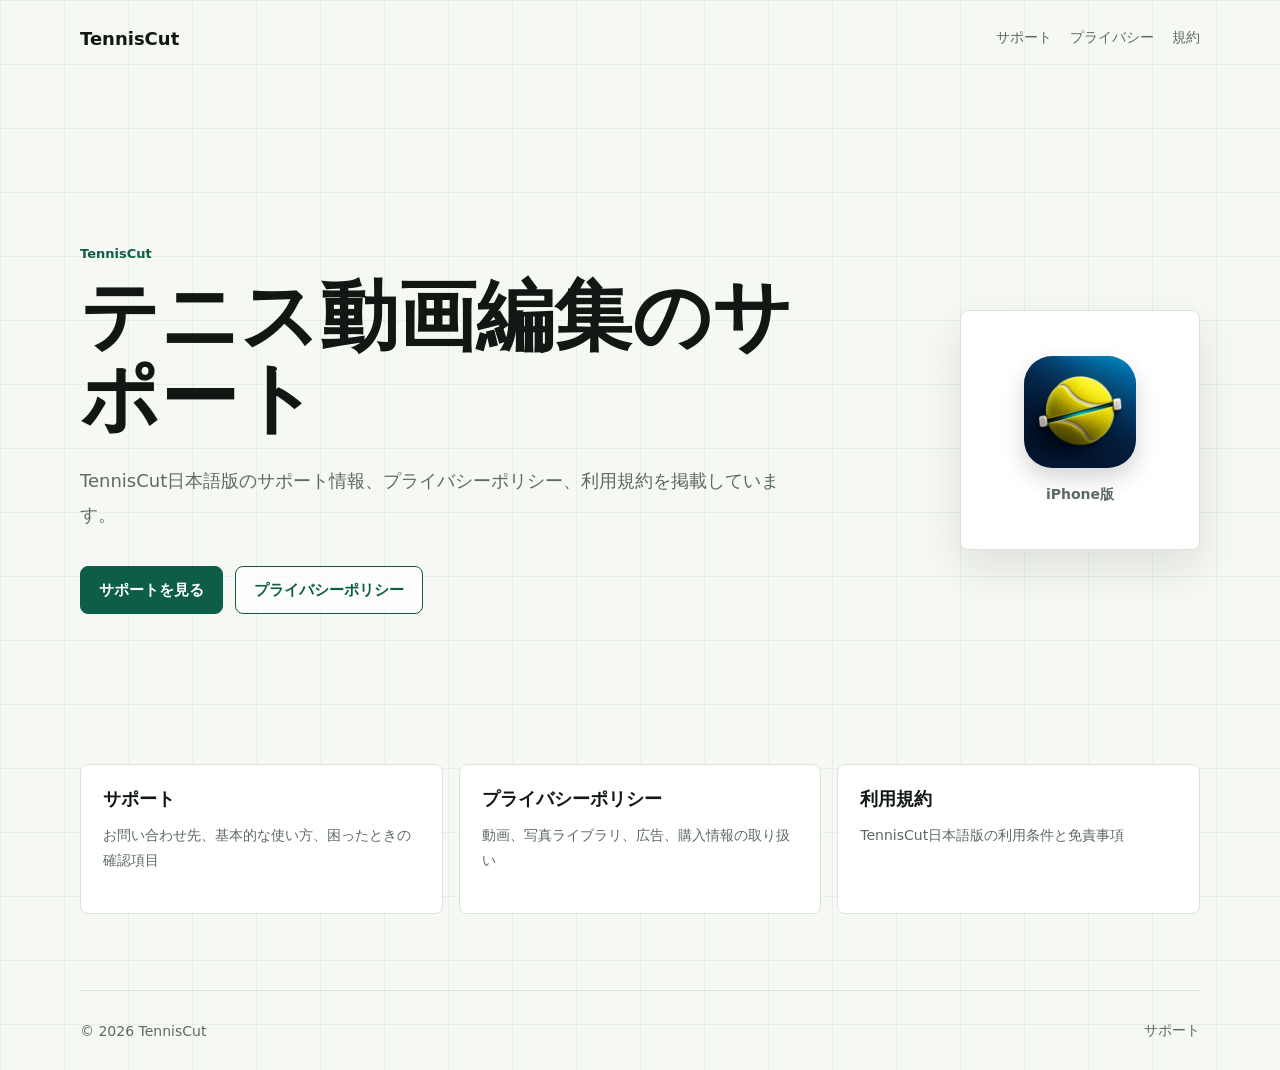
<file: docs/index.html>
<!doctype html>
<html lang="ja">
  <head>
    <meta charset="utf-8">
    <meta name="viewport" content="width=device-width, initial-scale=1">
    <title>TennisCut サポート</title>
    <meta name="description" content="TennisCut日本語版のサポート、プライバシーポリシー、利用規約。">
    <link rel="stylesheet" href="./styles.css">
  </head>
  <body>
    <header class="site-header">
      <a class="brand" href="./">TennisCut</a>
      <nav aria-label="メインナビゲーション">
        <a href="./support/">サポート</a>
        <a href="./privacy/">プライバシー</a>
        <a href="./terms/">規約</a>
      </nav>
    </header>
    <main class="page-shell">
      <section class="hero">
        <div class="hero-copy">
          <p class="eyebrow">TennisCut</p>
          <h1>テニス動画編集のサポート</h1>
          <p class="lead">TennisCut日本語版のサポート情報、プライバシーポリシー、利用規約を掲載しています。</p>
          <div class="hero-actions">
            <a class="primary-link" href="./support/">サポートを見る</a>
            <a class="secondary-link" href="./privacy/">プライバシーポリシー</a>
          </div>
        </div>
        <div class="app-tile" aria-label="TennisCut app icon">
          <img src="./assets/app-icon.png" width="112" height="112" alt="">
          <span>iPhone版</span>
        </div>
      </section>
      <section class="link-grid" aria-label="サイト内リンク">
        <a class="info-card" href="./support/">
          <span>サポート</span>
          <p>お問い合わせ先、基本的な使い方、困ったときの確認項目</p>
        </a>
        <a class="info-card" href="./privacy/">
          <span>プライバシーポリシー</span>
          <p>動画、写真ライブラリ、広告、購入情報の取り扱い</p>
        </a>
        <a class="info-card" href="./terms/">
          <span>利用規約</span>
          <p>TennisCut日本語版の利用条件と免責事項</p>
        </a>
      </section>
    </main>
    <footer class="site-footer">
      <span>© 2026 TennisCut</span>
      <a href="./support/">サポート</a>
    </footer>
  </body>
</html>
</file>
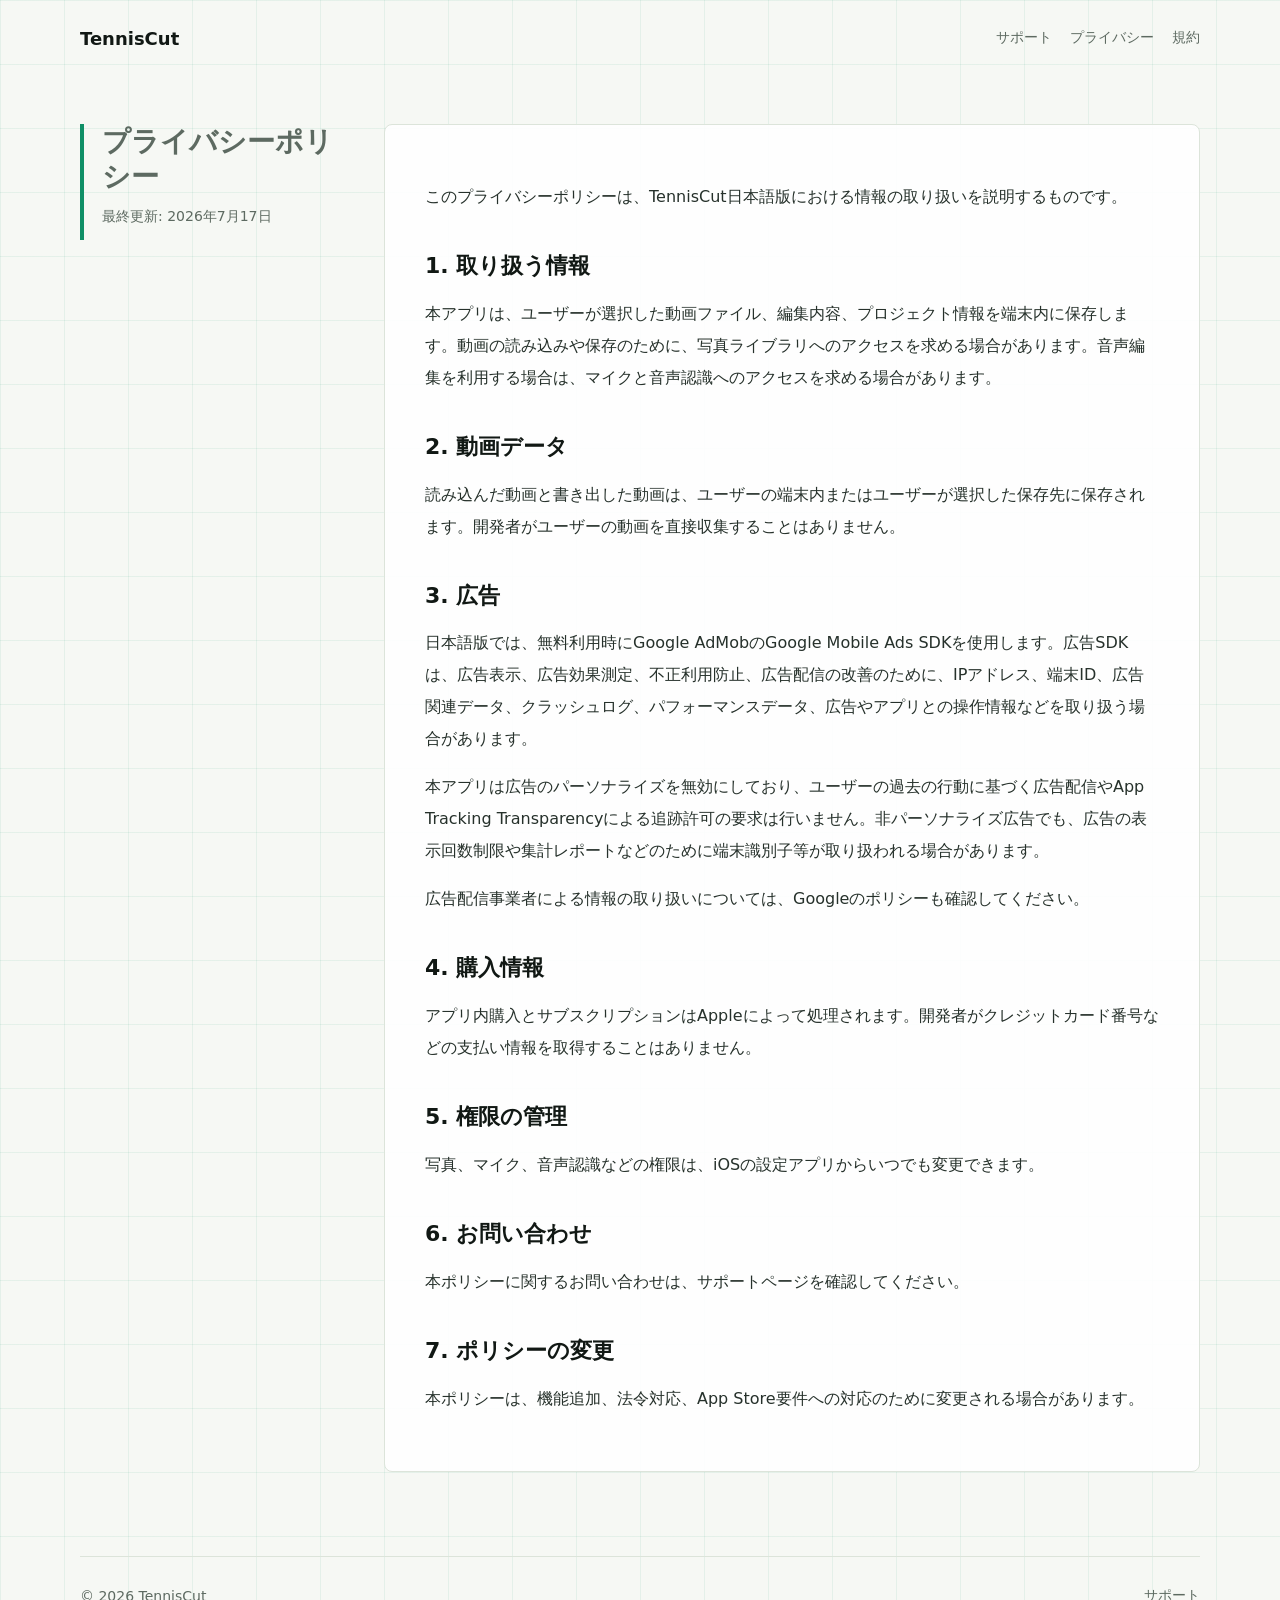
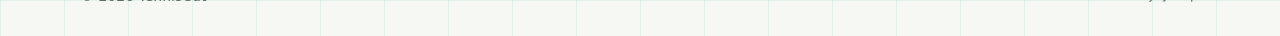
<file: docs/privacy/index.html>
<!doctype html>
<html lang="ja">
  <head>
    <meta charset="utf-8">
    <meta name="viewport" content="width=device-width, initial-scale=1">
    <title>プライバシーポリシー | TennisCut</title>
    <meta name="description" content="TennisCut日本語版のプライバシーポリシー。">
    <link rel="stylesheet" href="../styles.css">
  </head>
  <body>
    <header class="site-header">
      <a class="brand" href="../">TennisCut</a>
      <nav aria-label="メインナビゲーション">
        <a href="../support/">サポート</a>
        <a href="../privacy/">プライバシー</a>
        <a href="../terms/">規約</a>
      </nav>
    </header>
    <main class="document-shell">
      <aside class="document-aside">
        <h1>プライバシーポリシー</h1>
        <p class="meta">最終更新: 2026年7月17日</p>
      </aside>
      <article class="document">
        <p>このプライバシーポリシーは、TennisCut日本語版における情報の取り扱いを説明するものです。</p>
        <h2>1. 取り扱う情報</h2>
        <p>本アプリは、ユーザーが選択した動画ファイル、編集内容、プロジェクト情報を端末内に保存します。動画の読み込みや保存のために、写真ライブラリへのアクセスを求める場合があります。音声編集を利用する場合は、マイクと音声認識へのアクセスを求める場合があります。</p>
        <h2>2. 動画データ</h2>
        <p>読み込んだ動画と書き出した動画は、ユーザーの端末内またはユーザーが選択した保存先に保存されます。開発者がユーザーの動画を直接収集することはありません。</p>
        <h2>3. 広告</h2>
        <p>日本語版では、無料利用時にGoogle AdMobのGoogle Mobile Ads SDKを使用します。広告SDKは、広告表示、広告効果測定、不正利用防止、広告配信の改善のために、IPアドレス、端末ID、広告関連データ、クラッシュログ、パフォーマンスデータ、広告やアプリとの操作情報などを取り扱う場合があります。</p>
        <p>本アプリは広告のパーソナライズを無効にしており、ユーザーの過去の行動に基づく広告配信やApp Tracking Transparencyによる追跡許可の要求は行いません。非パーソナライズ広告でも、広告の表示回数制限や集計レポートなどのために端末識別子等が取り扱われる場合があります。</p>
        <p>広告配信事業者による情報の取り扱いについては、Googleのポリシーも確認してください。</p>
        <h2>4. 購入情報</h2>
        <p>アプリ内購入とサブスクリプションはAppleによって処理されます。開発者がクレジットカード番号などの支払い情報を取得することはありません。</p>
        <h2>5. 権限の管理</h2>
        <p>写真、マイク、音声認識などの権限は、iOSの設定アプリからいつでも変更できます。</p>
        <h2>6. お問い合わせ</h2>
        <p>本ポリシーに関するお問い合わせは、<a href="../support/">サポートページ</a>を確認してください。</p>
        <h2>7. ポリシーの変更</h2>
        <p>本ポリシーは、機能追加、法令対応、App Store要件への対応のために変更される場合があります。</p>
      </article>
    </main>
    <footer class="site-footer">
      <span>© 2026 TennisCut</span>
      <a href="../support/">サポート</a>
    </footer>
  </body>
</html>
</file>
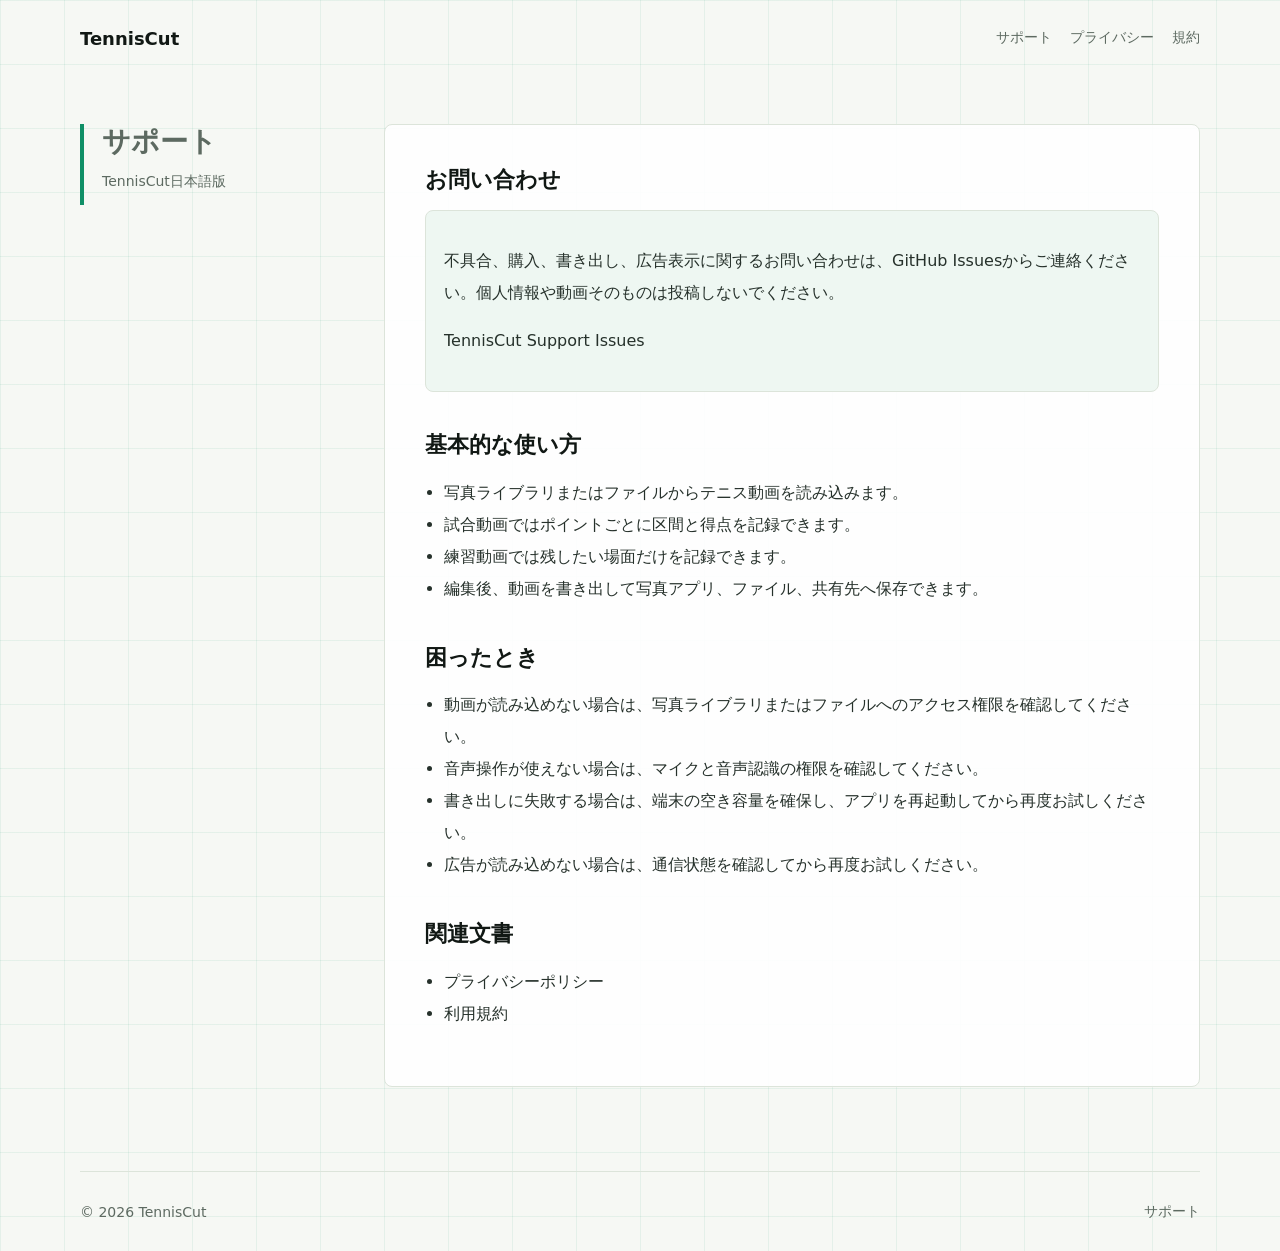
<file: docs/support/index.html>
<!doctype html>
<html lang="ja">
  <head>
    <meta charset="utf-8">
    <meta name="viewport" content="width=device-width, initial-scale=1">
    <title>サポート | TennisCut</title>
    <meta name="description" content="TennisCut日本語版のサポート情報。">
    <link rel="stylesheet" href="../styles.css">
  </head>
  <body>
    <header class="site-header">
      <a class="brand" href="../">TennisCut</a>
      <nav aria-label="メインナビゲーション">
        <a href="../support/">サポート</a>
        <a href="../privacy/">プライバシー</a>
        <a href="../terms/">規約</a>
      </nav>
    </header>
    <main class="document-shell">
      <aside class="document-aside">
        <h1>サポート</h1>
        <p class="meta">TennisCut日本語版</p>
      </aside>
      <article class="document">
        <h2>お問い合わせ</h2>
        <div class="contact-box">
          <p>不具合、購入、書き出し、広告表示に関するお問い合わせは、GitHub Issuesからご連絡ください。個人情報や動画そのものは投稿しないでください。</p>
          <p><a href="https://github.com/tanapiyo919/TennisCutSupport/issues">TennisCut Support Issues</a></p>
        </div>
        <h2>基本的な使い方</h2>
        <ul>
          <li>写真ライブラリまたはファイルからテニス動画を読み込みます。</li>
          <li>試合動画ではポイントごとに区間と得点を記録できます。</li>
          <li>練習動画では残したい場面だけを記録できます。</li>
          <li>編集後、動画を書き出して写真アプリ、ファイル、共有先へ保存できます。</li>
        </ul>
        <h2>困ったとき</h2>
        <ul>
          <li>動画が読み込めない場合は、写真ライブラリまたはファイルへのアクセス権限を確認してください。</li>
          <li>音声操作が使えない場合は、マイクと音声認識の権限を確認してください。</li>
          <li>書き出しに失敗する場合は、端末の空き容量を確保し、アプリを再起動してから再度お試しください。</li>
          <li>広告が読み込めない場合は、通信状態を確認してから再度お試しください。</li>
        </ul>
        <h2>関連文書</h2>
        <ul>
          <li><a href="../privacy/">プライバシーポリシー</a></li>
          <li><a href="../terms/">利用規約</a></li>
        </ul>
      </article>
    </main>
    <footer class="site-footer">
      <span>© 2026 TennisCut</span>
      <a href="../support/">サポート</a>
    </footer>
  </body>
</html>
</file>
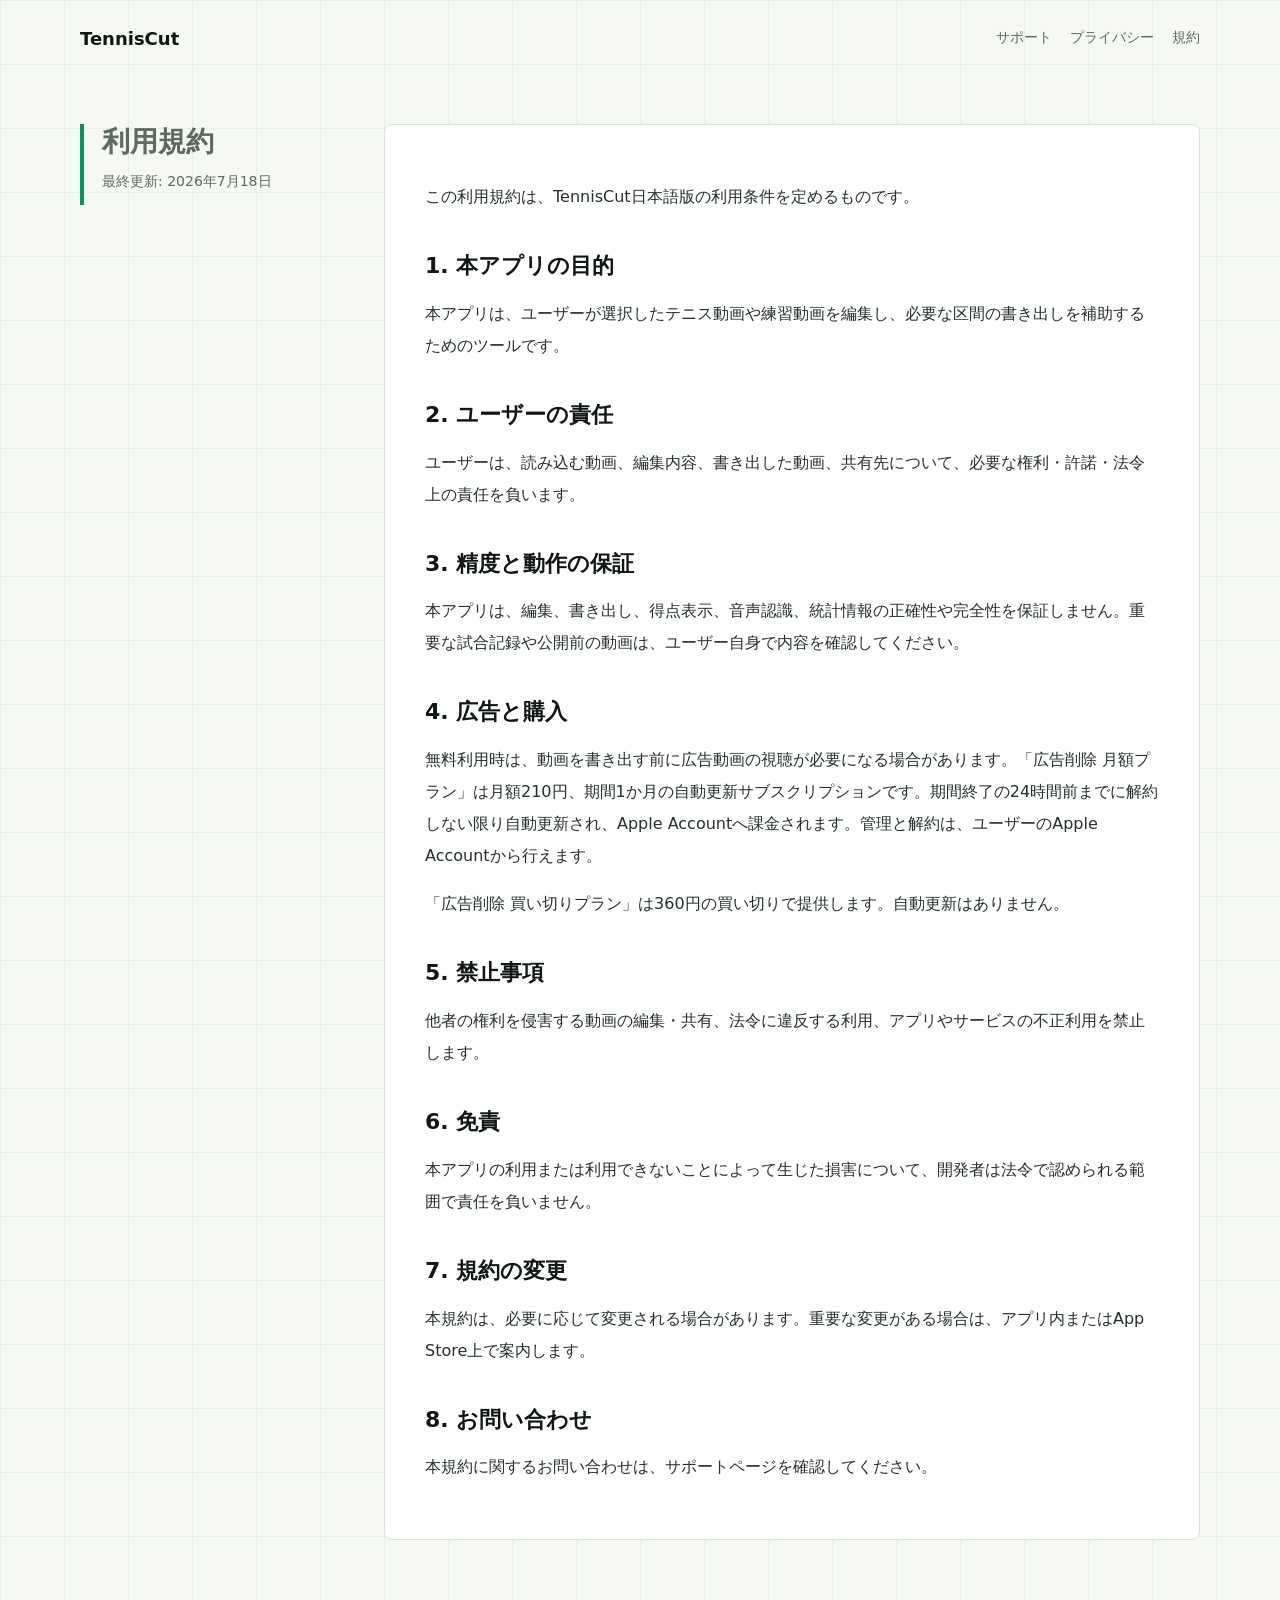
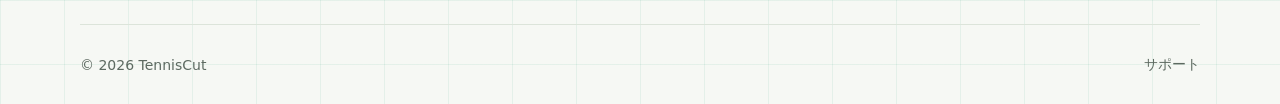
<file: docs/terms/index.html>
<!doctype html>
<html lang="ja">
  <head>
    <meta charset="utf-8">
    <meta name="viewport" content="width=device-width, initial-scale=1">
    <title>利用規約 | TennisCut</title>
    <meta name="description" content="TennisCut日本語版の利用規約。">
    <link rel="stylesheet" href="../styles.css">
  </head>
  <body>
    <header class="site-header">
      <a class="brand" href="../">TennisCut</a>
      <nav aria-label="メインナビゲーション">
        <a href="../support/">サポート</a>
        <a href="../privacy/">プライバシー</a>
        <a href="../terms/">規約</a>
      </nav>
    </header>
    <main class="document-shell">
      <aside class="document-aside">
        <h1>利用規約</h1>
        <p class="meta">最終更新: 2026年7月18日</p>
      </aside>
      <article class="document">
        <p>この利用規約は、TennisCut日本語版の利用条件を定めるものです。</p>
        <h2>1. 本アプリの目的</h2>
        <p>本アプリは、ユーザーが選択したテニス動画や練習動画を編集し、必要な区間の書き出しを補助するためのツールです。</p>
        <h2>2. ユーザーの責任</h2>
        <p>ユーザーは、読み込む動画、編集内容、書き出した動画、共有先について、必要な権利・許諾・法令上の責任を負います。</p>
        <h2>3. 精度と動作の保証</h2>
        <p>本アプリは、編集、書き出し、得点表示、音声認識、統計情報の正確性や完全性を保証しません。重要な試合記録や公開前の動画は、ユーザー自身で内容を確認してください。</p>
        <h2>4. 広告と購入</h2>
        <p>無料利用時は、動画を書き出す前に広告動画の視聴が必要になる場合があります。「広告削除 月額プラン」は月額210円、期間1か月の自動更新サブスクリプションです。期間終了の24時間前までに解約しない限り自動更新され、Apple Accountへ課金されます。管理と解約は、ユーザーのApple Accountから行えます。</p>
        <p>「広告削除 買い切りプラン」は360円の買い切りで提供します。自動更新はありません。</p>
        <h2>5. 禁止事項</h2>
        <p>他者の権利を侵害する動画の編集・共有、法令に違反する利用、アプリやサービスの不正利用を禁止します。</p>
        <h2>6. 免責</h2>
        <p>本アプリの利用または利用できないことによって生じた損害について、開発者は法令で認められる範囲で責任を負いません。</p>
        <h2>7. 規約の変更</h2>
        <p>本規約は、必要に応じて変更される場合があります。重要な変更がある場合は、アプリ内またはApp Store上で案内します。</p>
        <h2>8. お問い合わせ</h2>
        <p>本規約に関するお問い合わせは、<a href="../support/">サポートページ</a>を確認してください。</p>
      </article>
    </main>
    <footer class="site-footer">
      <span>© 2026 TennisCut</span>
      <a href="../support/">サポート</a>
    </footer>
  </body>
</html>
</file>
<file: docs/styles.css>
:root {
  --background: #f6f8f4;
  --foreground: #111814;
  --muted: #5d6a61;
  --panel: #ffffff;
  --line: #dce4da;
  --court: #0f8f66;
  --court-dark: #0d5d48;
}

* {
  box-sizing: border-box;
}

body {
  min-height: 100vh;
  margin: 0;
  background:
    linear-gradient(90deg, rgba(15, 143, 102, 0.08) 1px, transparent 1px),
    linear-gradient(rgba(15, 143, 102, 0.08) 1px, transparent 1px),
    var(--background);
  background-size: 64px 64px;
  color: var(--foreground);
  font-family:
    -apple-system, BlinkMacSystemFont, "Hiragino Sans", "Yu Gothic", Meiryo,
    system-ui, sans-serif;
}

a {
  color: inherit;
  text-decoration: none;
}

.site-header,
.site-footer,
.page-shell,
.document-shell {
  width: min(1120px, calc(100% - 40px));
  margin: 0 auto;
}

.site-header,
.site-footer {
  display: flex;
  align-items: center;
  justify-content: space-between;
  gap: 20px;
}

.site-header {
  min-height: 76px;
}

.brand {
  font-size: 18px;
  font-weight: 700;
}

nav {
  display: flex;
  gap: 18px;
  color: var(--muted);
  font-size: 14px;
  font-weight: 500;
}

nav a:hover,
.site-footer a:hover,
.document a:hover {
  color: var(--court-dark);
}

.hero {
  min-height: calc(100vh - 156px);
  display: grid;
  grid-template-columns: minmax(0, 1fr) 280px;
  align-items: center;
  gap: 48px;
  padding: 48px 0 84px;
}

.eyebrow {
  margin: 0 0 14px;
  color: var(--court-dark);
  font-size: 13px;
  font-weight: 700;
}

h1 {
  margin: 0;
  max-width: 780px;
  font-size: clamp(42px, 7vw, 78px);
  line-height: 1.06;
  letter-spacing: 0;
}

.lead {
  max-width: 700px;
  margin: 24px 0 0;
  color: var(--muted);
  font-size: 18px;
  line-height: 1.9;
}

.hero-actions {
  display: flex;
  flex-wrap: wrap;
  gap: 12px;
  margin-top: 34px;
}

.primary-link,
.secondary-link {
  display: inline-flex;
  min-height: 48px;
  align-items: center;
  border: 1px solid var(--court-dark);
  border-radius: 8px;
  padding: 0 18px;
  font-size: 15px;
  font-weight: 700;
}

.primary-link {
  background: var(--court-dark);
  color: #ffffff;
}

.secondary-link {
  background: rgba(255, 255, 255, 0.72);
  color: var(--court-dark);
}

.app-tile {
  justify-self: end;
  width: 240px;
  aspect-ratio: 1;
  display: grid;
  place-items: center;
  align-content: center;
  gap: 18px;
  border: 1px solid var(--line);
  border-radius: 8px;
  background: var(--panel);
  box-shadow: 0 18px 44px rgba(17, 24, 20, 0.1);
}

.app-tile img {
  border-radius: 28px;
  box-shadow: 0 10px 22px rgba(17, 24, 20, 0.18);
}

.app-tile span {
  color: var(--muted);
  font-size: 14px;
  font-weight: 700;
}

.link-grid {
  display: grid;
  grid-template-columns: repeat(3, minmax(0, 1fr));
  gap: 16px;
  margin: -56px 0 76px;
}

.info-card {
  min-height: 150px;
  border: 1px solid var(--line);
  border-radius: 8px;
  background: var(--panel);
  padding: 22px;
}

.info-card span {
  display: block;
  margin-bottom: 12px;
  font-size: 18px;
  font-weight: 700;
}

.info-card p {
  margin: 0;
  color: var(--muted);
  font-size: 14px;
  line-height: 1.8;
}

.document-shell {
  display: grid;
  grid-template-columns: 260px minmax(0, 1fr);
  gap: 44px;
  padding: 48px 0 84px;
}

.document-aside {
  position: sticky;
  top: 24px;
  height: fit-content;
  border-left: 4px solid var(--court);
  padding-left: 18px;
  color: var(--muted);
}

.document-aside h1 {
  margin-bottom: 12px;
  font-size: 28px;
  line-height: 1.25;
}

.document {
  border: 1px solid var(--line);
  border-radius: 8px;
  background: rgba(255, 255, 255, 0.9);
  padding: 40px;
}

.document h2 {
  margin: 38px 0 14px;
  font-size: 22px;
  line-height: 1.4;
}

.document h2:first-child {
  margin-top: 0;
}

.document p,
.document li {
  color: #26312b;
  font-size: 16px;
  line-height: 2;
}

.document ul {
  padding-left: 1.2em;
}

.meta {
  color: var(--muted);
  font-size: 14px;
}

.contact-box {
  border: 1px solid var(--line);
  border-radius: 8px;
  background: #eef7f2;
  padding: 18px;
}

.site-footer {
  min-height: 80px;
  border-top: 1px solid var(--line);
  color: var(--muted);
  font-size: 14px;
}

@media (max-width: 820px) {
  .site-header,
  .site-footer {
    width: min(100% - 28px, 1120px);
    align-items: flex-start;
    flex-direction: column;
    justify-content: center;
    padding: 16px 0;
  }

  nav {
    flex-wrap: wrap;
  }

  .page-shell,
  .document-shell {
    width: min(100% - 28px, 1120px);
  }

  .hero {
    min-height: auto;
    grid-template-columns: 1fr;
    gap: 28px;
    padding: 32px 0 84px;
  }

  h1 {
    font-size: 44px;
  }

  .lead {
    font-size: 16px;
  }

  .app-tile {
    justify-self: start;
    width: 180px;
  }

  .link-grid {
    grid-template-columns: 1fr;
    margin-top: -44px;
  }

  .document-shell {
    display: block;
    padding-top: 28px;
  }

  .document-aside {
    position: static;
    margin-bottom: 22px;
  }

  .document {
    padding: 24px;
  }
}
</file>
